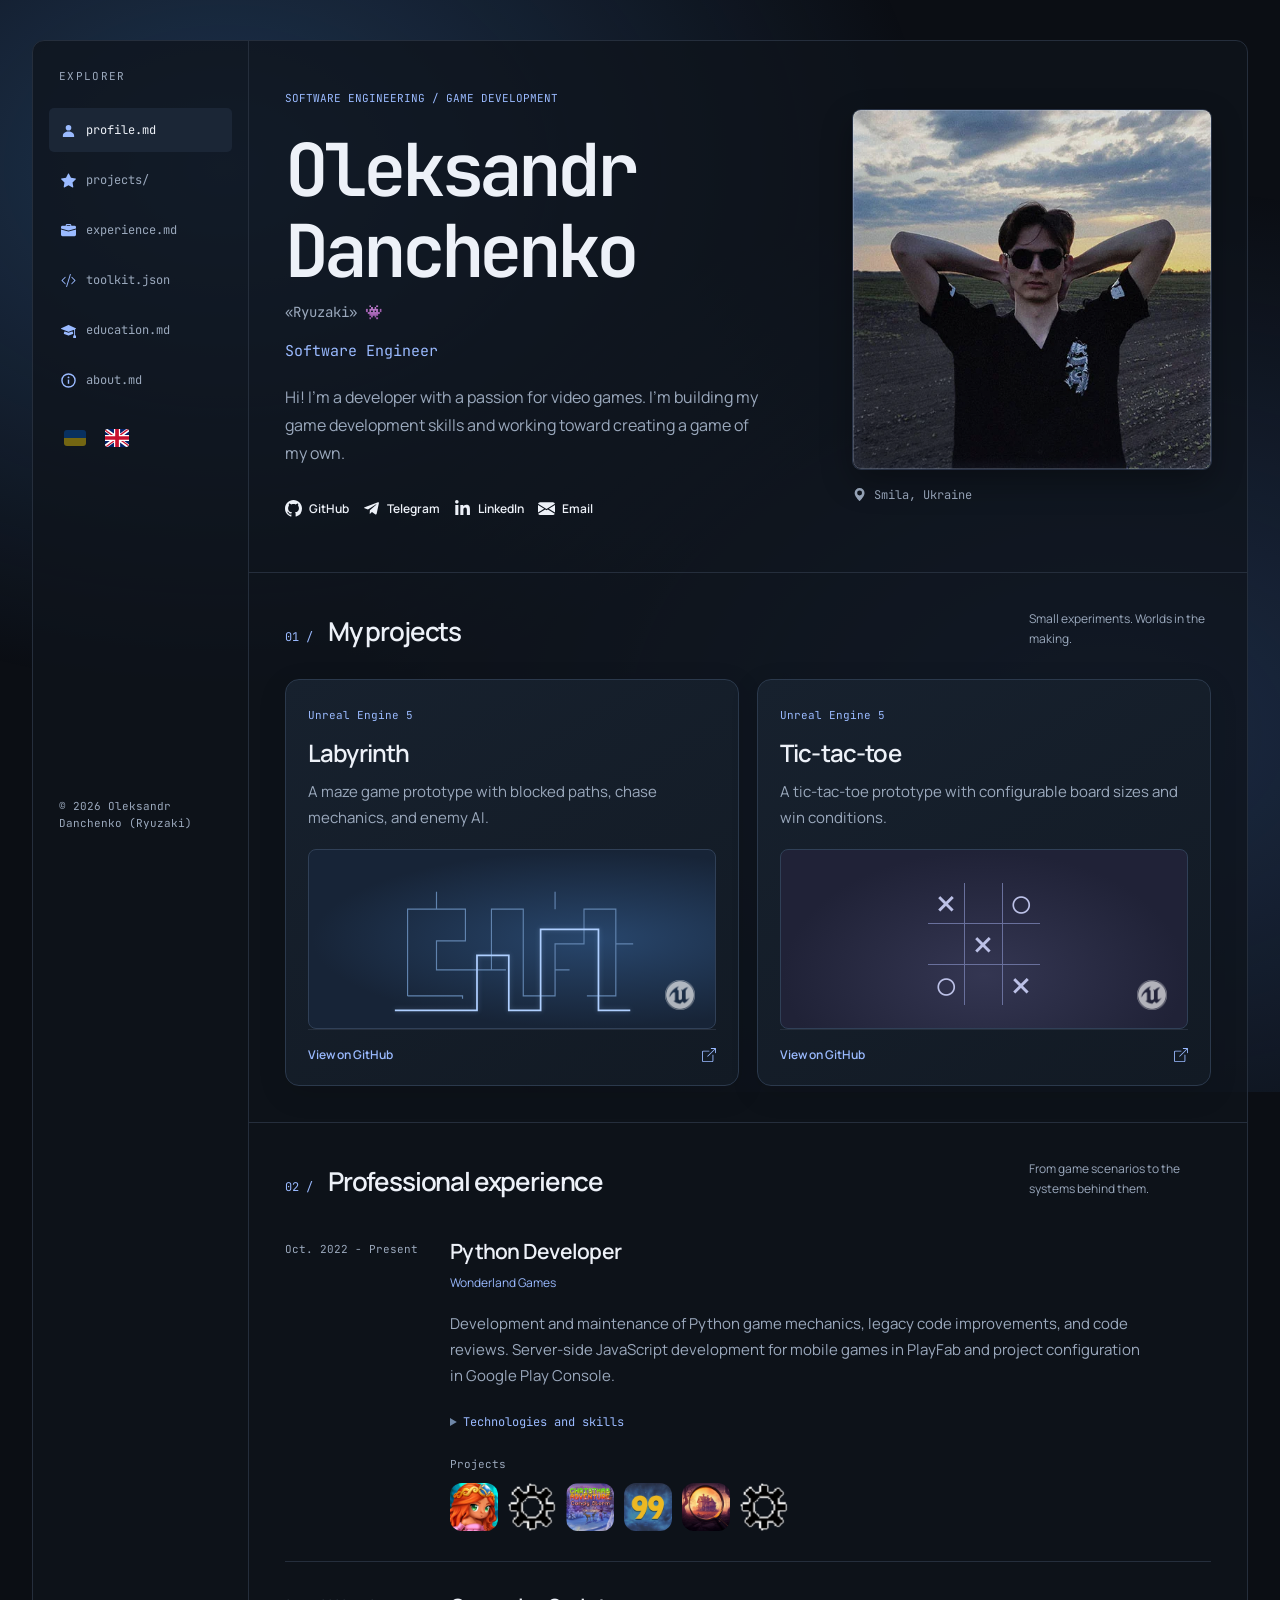
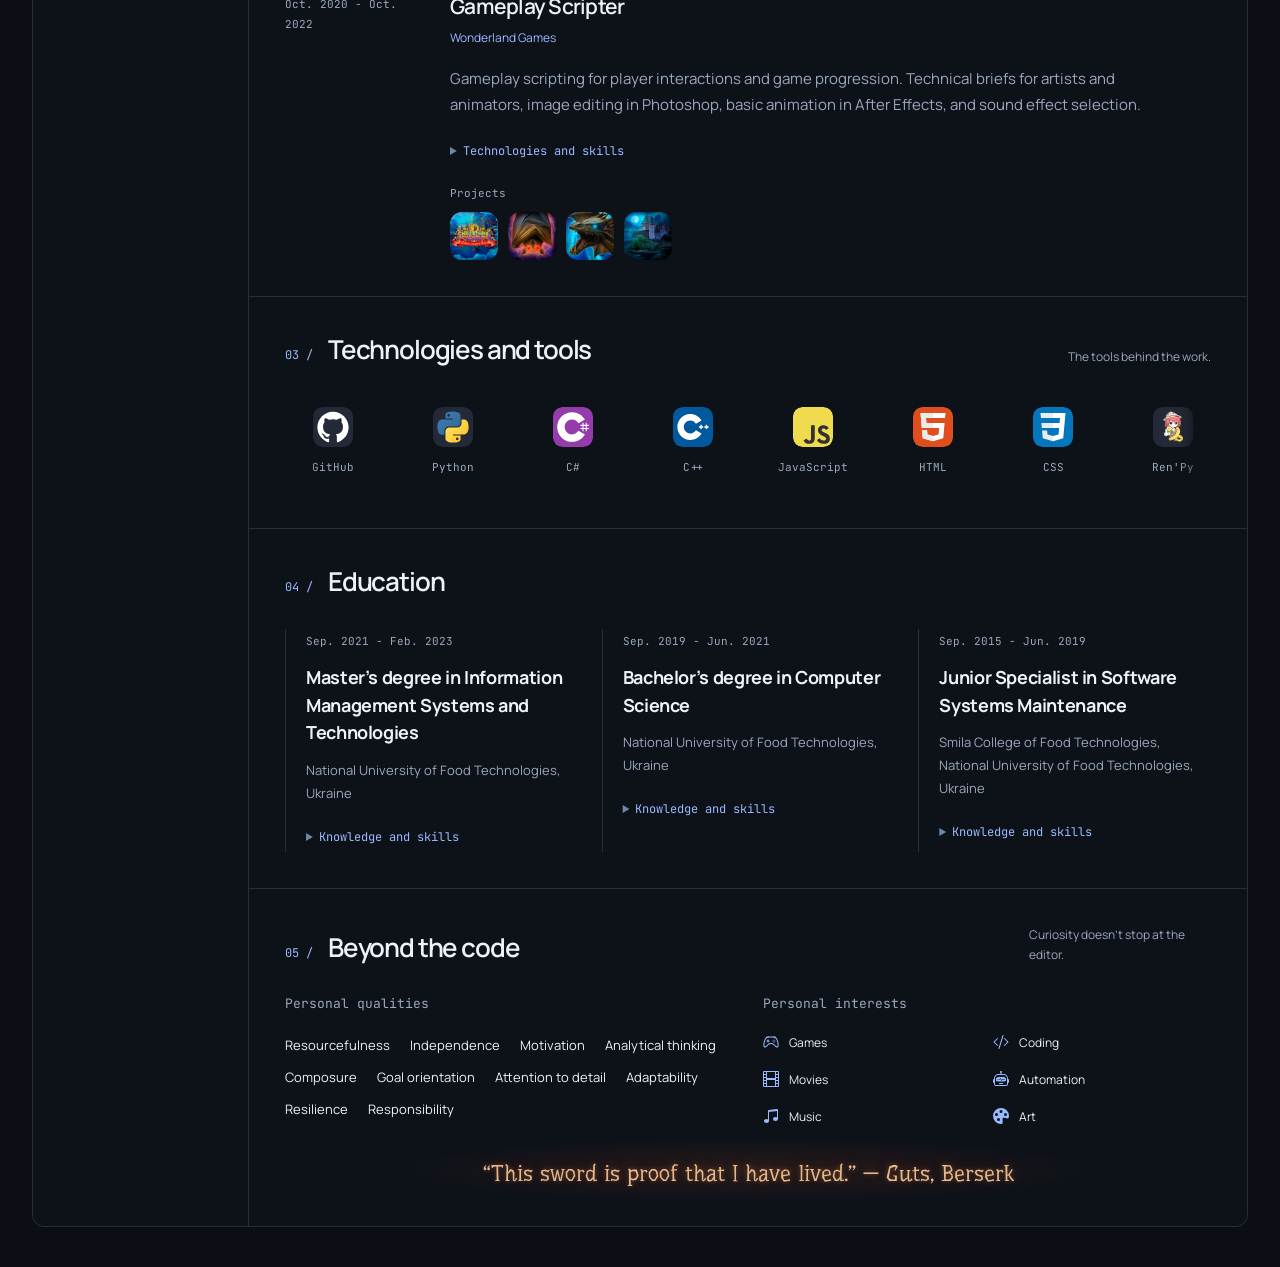
<file: index.html>
<!DOCTYPE html>
<html class="workspace-root" lang="en" prefix="og: https://ogp.me/ns#">
	<head>
		<meta charset="UTF-8">
		<script src="/res/scripts/localization.js"></script>
		<title data-i18n="page.title">Oleksandr Danchenko (Ryuzaki) — Software Engineer</title>
		<link rel="icon" type="image/png" href="/res/img/favicon.png">
		<meta name="viewport" content="width=device-width, initial-scale=1">
		<meta name="description" content="Portfolio of Oleksandr Danchenko (Ryuzaki), a software engineer and game developer working with Python, JavaScript, Unity, and Unreal Engine.">
		<meta name="robots" content="noindex, nofollow">
		<meta name="theme-color" content="#0b0e14">
		<link rel="canonical" href="https://ryuzak-i.github.io/">
		<meta property="og:type" content="website">
		<meta property="og:url" content="https://ryuzak-i.github.io/">
		<meta property="og:title" content="Oleksandr Danchenko (Ryuzaki) — Software Engineer">
		<meta property="og:description" content="Portfolio of Oleksandr Danchenko (Ryuzaki), a software engineer and game developer working with Python, JavaScript, Unity, and Unreal Engine.">
		<meta property="og:image" content="https://ryuzak-i.github.io/res/img/seo/portfolio-preview.png">
		<meta property="og:image:secure_url" content="https://ryuzak-i.github.io/res/img/seo/portfolio-preview.png">
		<meta property="og:image:type" content="image/png">
		<meta property="og:image:width" content="1200">
		<meta property="og:image:height" content="630">
		<meta property="og:image:alt" content="Oleksandr Danchenko — Software Engineer portfolio">
		<meta property="og:site_name" content="Ryuzaki Portfolio">
		<meta property="og:locale" content="en_US">
		<meta property="og:locale:alternate" content="uk_UA">
		<meta name="twitter:card" content="summary_large_image">
		<meta name="twitter:title" content="Oleksandr Danchenko (Ryuzaki) — Software Engineer">
		<meta name="twitter:description" content="Portfolio of Oleksandr Danchenko (Ryuzaki), a software engineer and game developer working with Python, JavaScript, Unity, and Unreal Engine.">
		<meta name="twitter:image" content="https://ryuzak-i.github.io/res/img/seo/portfolio-preview.png">
		<meta name="twitter:image:alt" content="Oleksandr Danchenko — Software Engineer portfolio">
		<link rel="preload" href="/config.json" as="fetch" crossorigin>
		<link rel="preload" href="/res/locales/en/translations.xml" as="fetch" type="application/xml" crossorigin>
		<link rel="preconnect" href="https://fonts.googleapis.com">
		<link rel="preconnect" href="https://fonts.gstatic.com" crossorigin>
		<link rel="stylesheet"
		href="https://fonts.googleapis.com/css2?family=JetBrains+Mono:wght@400;600&amp;family=Manrope:wght@400;500;600;700&amp;family=Underdog&amp;display=swap">
		<link rel="stylesheet" href="/style.css">
		<script src="/res/scripts/ambient-audio.js" defer></script>
		<script src="/res/scripts/site-interactions.js" defer></script>
		<script src="/res/scripts/technology-strip.js" defer></script>
	</head>
	<body class="portfolio-page theme-workspace" id="top">
		<a class="skip-link" href="#main-content">
			<span data-i18n="portfolio.skip">Skip to content</span>
		</a>
		<div class="portfolio-layout">
			<aside class="workspace-explorer" aria-labelledby="explorer-heading">
				<h2 id="explorer-heading" data-i18n="portfolio.explorer">Explorer</h2>
				<nav aria-label="Page navigation" data-i18n-label="portfolio.navigation">
					<a href="#profile">
						<svg class="icon" aria-hidden="true" focusable="false"><use href="/res/icons/site-icons.svg#profile"></use></svg>
						<span data-i18n="portfolio.file.profile">profile.md</span>
					</a>
					<a href="#projects">
						<svg class="icon" aria-hidden="true" focusable="false"><use href="/res/icons/site-icons.svg#projects"></use></svg>
						<span data-i18n="portfolio.file.projects">projects/</span>
					</a>
					<a href="#experience">
						<svg class="icon" aria-hidden="true" focusable="false"><use href="/res/icons/site-icons.svg#experience"></use></svg>
						<span data-i18n="portfolio.file.experience">experience.md</span>
					</a>
					<a href="#tools">
						<svg class="icon" aria-hidden="true" focusable="false"><use href="/res/icons/site-icons.svg#coding"></use></svg>
						<span data-i18n="portfolio.file.tools">toolkit.json</span>
					</a>
					<a href="#education">
						<svg class="icon" aria-hidden="true" focusable="false"><use href="/res/icons/site-icons.svg#education"></use></svg>
						<span data-i18n="portfolio.file.education">education.md</span>
					</a>
					<a href="#about">
						<svg class="icon" aria-hidden="true" focusable="false"><use href="/res/icons/site-icons.svg#about"></use></svg>
						<span data-i18n="portfolio.file.about">about.md</span>
					</a>
				</nav>
				<div class="language-switcher" role="group" aria-label="Вибір мови / Language selection">
					<button type="button" class="language-switcher-button" data-language="uk"
						aria-label="Українська" aria-pressed="false" title="Українська">
						<img src="/res/icons/flags/ua.svg" alt="" width="48" height="34" aria-hidden="true">
					</button>
					<button type="button" class="language-switcher-button" data-language="en"
						aria-label="English" aria-pressed="false" title="English">
						<img src="/res/icons/flags/gb.svg" alt="" width="48" height="34" aria-hidden="true">
					</button>
				</div>
				<p class="sidebar-copyright" data-i18n="portfolio.footer.copyright">© 2026 Oleksandr Danchenko (Ryuzaki)</p>
			</aside>
			<main id="main-content" tabindex="-1">
				<section class="hero" id="profile" aria-labelledby="profile-name">
					<div class="hero-heading">
						<p class="eyebrow" data-i18n="portfolio.hero.eyebrow">Software engineering / Game development</p>
						<h1 id="profile-name" data-i18n="profile.name">Oleksandr Danchenko</h1>
						<div class="hero-signature">
							<span data-i18n="profile.alias">«Ryuzaki» 👾</span>
						</div>
					</div>
					<figure class="hero-portrait">
						<div class="portrait-frame">
							<img src="/res/img/avatar.webp" srcset="/res/img/avatar-320.webp 320w, /res/img/avatar.webp 512w" sizes="(max-width: 700px) 82vw, 420px" alt="Oleksandr Danchenko" width="512" height="512" fetchpriority="high">
						</div>
						<figcaption>
							<svg class="icon" aria-hidden="true" focusable="false">
								<use href="/res/icons/site-icons.svg#location"></use>
							</svg>
							<span data-i18n="profile.location">Smila, Ukraine</span>
						</figcaption>
					</figure>
					<div class="hero-details">
						<p class="hero-role" data-i18n="profile.role">Software Engineer</p>
						<p class="hero-description" data-i18n="about.description">Hi! I'm a developer with a passion for video games. I'm building my game development skills and working toward creating a game of my own.</p>
						<nav class="contact-section" aria-labelledby="contact-heading">
							<h2 class="contact-heading visually-hidden" id="contact-heading" data-i18n="contact.heading">Contact me</h2>
							<div class="contact-links">
								<a class="contact-link contact-link--github" href="https://github.com/ryuzak-i" target="_blank"
							rel="noopener noreferrer" aria-label="GitHub">
									<svg class="icon" aria-hidden="true" focusable="false">
										<use href="/res/icons/site-icons.svg#github"></use>
									</svg>
									<span data-i18n="portfolio.tool.github">GitHub</span>
								</a>
								<a class="contact-link contact-link--telegram" href="https://t.me/ryu_zakl" target="_blank"
							rel="noopener noreferrer" aria-label="Telegram">
									<svg class="icon" aria-hidden="true" focusable="false">
										<use href="/res/icons/site-icons.svg#telegram"></use>
									</svg>
									<span data-i18n="portfolio.contact.telegram">Telegram</span>
								</a>
								<a class="contact-link contact-link--linkedin" href="https://www.linkedin.com/in/ryu-zaki/" target="_blank"
							rel="noopener noreferrer" aria-label="LinkedIn">
									<svg class="icon" aria-hidden="true" focusable="false">
										<use href="/res/icons/site-icons.svg#linkedin"></use>
									</svg>
									<span data-i18n="portfolio.contact.linkedin">LinkedIn</span>
								</a>
								<a class="contact-link contact-link--email"
							href="&#77;&#97;&#73;&#108;&#84;&#111;&#58;&#100;&#97;&#110;&#99;&#104;&#101;&#110;&#107;&#111;&#46;&#111;&#108;&#101;&#107;&#115;&#97;&#110;&#100;&#114;&#46;&#121;&#117;&#114;&#105;&#121;&#111;&#118;&#121;&#99;&#104;&#64;&#103;&#109;&#97;&#105;&#108;&#46;&#99;&#111;&#109;"
							aria-label="Email">
									<svg class="icon" aria-hidden="true" focusable="false">
										<use href="/res/icons/site-icons.svg#email"></use>
									</svg>
									<span data-i18n="portfolio.email">Email</span>
								</a>
							</div>
						</nav>
					</div>
				</section>
				<section class="content-section projects-section" id="projects" aria-labelledby="projects-heading">
					<div class="section-heading" data-reveal>
						<div class="section-title">
							<span class="section-index" aria-hidden="true">01 /</span>
							<h2 id="projects-heading" data-i18n="projects.heading">My projects</h2>
						</div>
						<p class="section-intro" data-i18n="portfolio.projects.intro">Small experiments. Worlds in the making.</p>
					</div>
					<div class="section-content project-grid">
						<article class="project-item" data-reveal>
							<a class="project-card" href="https://github.com/ryuzak-i/UE5_Labyrinth" target="_blank"
							rel="noopener noreferrer">
								<div class="project-details">
									<span class="project-technology" data-i18n="projects.labyrinth.technology">Unreal Engine 5</span>
									<h3 class="project-title" data-i18n="projects.labyrinth.title">Labyrinth</h3>
									<p class="project-description" data-i18n="projects.labyrinth.description">A maze game prototype with blocked paths, chase mechanics, and enemy AI.</p>
								</div>
								<div class="project-thumbnail project-thumbnail--maze">
									<svg class="maze-art" viewBox="0 0 420 240" fill="none" aria-hidden="true">
										<path d="M30 190V40H130V95H80V145H175V40H230V190H285V100H335V40H390V190H340M30 190H125V195M80 40V10M175 145H200M285 40V10M285 145H310M390 100H420"/>
										<path class="maze-route" d="M8 215H150V120H205V215H260V75H360V215H415"/>
										<path class="maze-route-trace" d="M8 215H150V120H205V215H260V75H360V215H415"/>
									</svg>
									<div class="engine-mark">
										<img src="/res/img/projects/placeholders/unreal-engine.webp" alt="" width="256"
									height="256" decoding="async">
									</div>
								</div>
								<span class="project-link-label">
									<span data-i18n="portfolio.source">View on GitHub</span>
									<svg class="icon" aria-hidden="true" focusable="false">
										<use href="/res/icons/site-icons.svg#external-link"></use>
									</svg>
								</span>
							</a>
						</article>
						<article class="project-item" data-reveal>
							<a class="project-card" href="https://github.com/ryuzak-i/UE5_TicTacToe" target="_blank"
							rel="noopener noreferrer">
								<div class="project-details">
									<span class="project-technology" data-i18n="projects.ticTacToe.technology">Unreal Engine 5</span>
									<h3 class="project-title" data-i18n="projects.ticTacToe.title">Tic-tac-toe</h3>
									<p class="project-description" data-i18n="projects.ticTacToe.description">A tic-tac-toe prototype with configurable board sizes and win conditions.</p>
								</div>
								<div class="project-thumbnail project-thumbnail--board">
									<div class="board-art" aria-hidden="true">
										<i>×</i>
										<i></i>
										<i>○</i>
										<i></i>
										<i>×</i>
										<i></i>
										<i>○</i>
										<i></i>
										<i>×</i>
									</div>
									<div class="engine-mark">
										<img src="/res/img/projects/placeholders/unreal-engine.webp" alt="" width="256"
									height="256" loading="lazy" decoding="async">
									</div>
								</div>
								<span class="project-link-label">
									<span data-i18n="portfolio.source">View on GitHub</span>
									<svg class="icon" aria-hidden="true" focusable="false">
										<use href="/res/icons/site-icons.svg#external-link"></use>
									</svg>
								</span>
							</a>
						</article>
					</div>
				</section>
				<section class="content-section experience-section" id="experience" aria-labelledby="experience-heading">
					<div class="section-heading" data-reveal>
						<div class="section-title">
							<span class="section-index" aria-hidden="true">02 /</span>
							<h2 id="experience-heading" data-i18n="experience.heading">Professional experience</h2>
						</div>
						<p class="section-intro" data-i18n="portfolio.experience.intro">From game scenarios to the systems behind them.</p>
					</div>
					<div class="section-content">
						<article class="timeline-entry" data-reveal>
							<p class="entry-period" data-i18n="experience.pythonDeveloper.period">Oct. 2022 - Present</p>
							<div class="experience-body">
								<h3 data-i18n="experience.pythonDeveloper.role">Python Developer</h3>
								<a href="https://www.wonderland-games.com/" target="_blank" rel="noopener noreferrer">
									<p data-i18n="experience.pythonDeveloper.company">Wonderland Games</p>
								</a>
								<p class="timeline-description" data-i18n="experience.pythonDeveloper.description">Development and maintenance of Python game mechanics, legacy code improvements, and code reviews. Server-side JavaScript development for mobile games in PlayFab and project configuration in Google Play Console.</p>
								<details class="entry-skills">
									<summary data-i18n="experience.pythonDeveloper.skillsHeading">Technologies and skills</summary>
									<ul class="skill-list">
										<li data-i18n="experience.pythonDeveloper.skills.python">Python</li>
										<li data-i18n="experience.pythonDeveloper.skills.pyCharm">PyCharm</li>
										<li data-i18n="experience.pythonDeveloper.skills.javascript">JavaScript</li>
										<li data-i18n="experience.pythonDeveloper.skills.github">GitHub</li>
										<li data-i18n="experience.pythonDeveloper.skills.gitLfs">Git LFS</li>
										<li data-i18n="experience.pythonDeveloper.skills.fork">Fork</li>
										<li data-i18n="experience.pythonDeveloper.skills.unity">Unity</li>
										<li data-i18n="experience.pythonDeveloper.skills.legacyCode">Legacy code</li>
										<li data-i18n="experience.pythonDeveloper.skills.mvc">MVC</li>
										<li data-i18n="experience.pythonDeveloper.skills.api">API</li>
										<li data-i18n="experience.pythonDeveloper.skills.localization">Localization</li>
										<li data-i18n="experience.pythonDeveloper.skills.uiProgramming">UI programming</li>
										<li data-i18n="experience.pythonDeveloper.skills.codeReview">Code review</li>
										<li data-i18n="experience.pythonDeveloper.skills.playFab">PlayFab</li>
										<li data-i18n="experience.pythonDeveloper.skills.chatGpt">ChatGPT</li>
										<li data-i18n="experience.pythonDeveloper.skills.midjourney">Midjourney</li>
										<li data-i18n="experience.pythonDeveloper.skills.gameMechanics">Game mechanics</li>
										<li data-i18n="experience.pythonDeveloper.skills.gameDevelopment">Game development</li>
										<li data-i18n="experience.pythonDeveloper.skills.googlePlayConsole">Google Play Console</li>
										<li data-i18n="experience.pythonDeveloper.skills.codex">Codex</li>
										<li data-i18n="experience.pythonDeveloper.skills.visualStudioCode">Visual Studio Code</li>
									</ul>
								</details>
								<p class="timeline-subheading" data-i18n="experience.pythonDeveloper.projectsHeading">Projects</p>
								<ul class="experience-project-list">
									<li>
										<a href="https://www.wonderland-games.com/projects/the-dungeon-chronicles/"
									target="_blank" rel="noopener noreferrer">
											<img src="/res/img/projects/wonderland-games/the-dungeon-chronicles.webp"
										alt="The Dungeon Chronicles" width="256" height="256" loading="lazy" decoding="async">
										</a>
									</li>
									<li>
										<img src="/res/img/projects/wonderland-games/mengine.webp" alt="Camelot 3"
									width="256" height="256" loading="lazy" decoding="async">
									</li>
									<li>
										<a href="https://www.wonderland-games.com/projects/christmas-adventure-candy-storm/"
									target="_blank" rel="noopener noreferrer">
											<img src="/res/img/projects/wonderland-games/christmas-adventure-candy-storm.webp"
										alt="Christmas Adventure: Candy Storm" width="256" height="256" loading="lazy" decoding="async">
										</a>
									</li>
									<li>
										<a href="https://www.wonderland-games.com/projects/numberphile/" target="_blank"
									rel="noopener noreferrer">
											<img src="/res/img/projects/wonderland-games/numberphile.webp"
										alt="Numberphile" width="256" height="256" loading="lazy" decoding="async">
										</a>
									</li>
									<li>
										<a href="https://www.wonderland-games.com/projects/the-wisbey-mystery/" target="_blank"
									rel="noopener noreferrer">
											<img src="/res/img/projects/wonderland-games/the-wisbey-mystery.webp"
										alt="The Wisbey Mystery" width="256" height="256" loading="lazy" decoding="async">
										</a>
									</li>
									<li>
										<img src="/res/img/projects/wonderland-games/mengine.webp" alt="Marjorie"
									width="256" height="256" loading="lazy" decoding="async">
									</li>
								</ul>
							</div>
						</article>
						<article class="timeline-entry" data-reveal>
							<p class="entry-period" data-i18n="experience.gameplayScripter.period">Oct. 2020 - Oct. 2022</p>
							<div class="experience-body">
								<h3 data-i18n="experience.gameplayScripter.role">Gameplay Scripter</h3>
								<a href="https://www.wonderland-games.com/" target="_blank" rel="noopener noreferrer">
									<p data-i18n="experience.gameplayScripter.company">Wonderland Games</p>
								</a>
								<p class="timeline-description" data-i18n="experience.gameplayScripter.description">Gameplay scripting for player interactions and game progression. Technical briefs for artists and animators, image editing in Photoshop, basic animation in After Effects, and sound effect selection.</p>
								<details class="entry-skills">
									<summary data-i18n="experience.gameplayScripter.skillsHeading">Technologies and skills</summary>
									<ul class="skill-list">
										<li data-i18n="experience.gameplayScripter.skills.svn">SVN</li>
										<li data-i18n="experience.gameplayScripter.skills.scenarioScripting">Scenario scripting</li>
										<li data-i18n="experience.gameplayScripter.skills.trello">Trello</li>
										<li data-i18n="experience.gameplayScripter.skills.jira">Jira</li>
										<li data-i18n="experience.gameplayScripter.skills.confluence">Confluence</li>
										<li data-i18n="experience.gameplayScripter.skills.jenkins">Jenkins</li>
										<li data-i18n="experience.gameplayScripter.skills.particles">Particles</li>
										<li data-i18n="experience.gameplayScripter.skills.afterEffects">After Effects</li>
										<li data-i18n="experience.gameplayScripter.skills.mediaEncoder">Media Encoder</li>
										<li data-i18n="experience.gameplayScripter.skills.sfx">SFX</li>
										<li data-i18n="experience.gameplayScripter.skills.notepadPlusPlus">Notepad++</li>
										<li data-i18n="experience.gameplayScripter.skills.manualTesting">Manual testing</li>
										<li data-i18n="experience.gameplayScripter.skills.teamLeadership">Team leadership</li>
									</ul>
								</details>
								<p class="timeline-subheading" data-i18n="experience.gameplayScripter.projectsHeading">Projects</p>
								<ul class="experience-project-list">
									<li>
										<a href="https://www.wonderland-games.com/projects/christmas-adventures-a-winter-nights-dream/"
									target="_blank" rel="noopener noreferrer">
											<img src="/res/img/projects/wonderland-games/christmas-adventures-winter-nights-dream.webp"
										alt="Christmas Adventures: A Winter Night’s Dream" width="256" height="256" loading="lazy" decoding="async">
										</a>
									</li>
									<li>
										<a href="https://www.wonderland-games.com/projects/pride-and-prejudice-blood-ties/"
									target="_blank" rel="noopener noreferrer">
											<img src="/res/img/projects/wonderland-games/pride-and-prejudice-blood-ties.webp"
										alt="Pride and Prejudice: Blood Ties" width="256" height="256" loading="lazy" decoding="async">
										</a>
									</li>
									<li>
										<a href="https://www.wonderland-games.com/projects/camelot/" target="_blank"
									rel="noopener noreferrer">
											<img src="/res/img/projects/wonderland-games/camelot-wrath-of-the-green-knight.webp"
										alt="Camelot: Wrath of the Green Knight" width="256" height="256" loading="lazy" decoding="async">
										</a>
									</li>
									<li>
										<a href="https://www.wonderland-games.com/projects/camelot-2-the-holy-grail/"
									target="_blank" rel="noopener noreferrer">
											<img src="/res/img/projects/wonderland-games/camelot-2-the-holy-grail.webp"
										alt="Camelot 2: The Holy Grail" width="256" height="256" loading="lazy" decoding="async">
										</a>
									</li>
								</ul>
							</div>
						</article>
					</div>
				</section>
				<section class="content-section technologies-section" id="tools">
					<div class="section-heading" data-reveal>
						<div class="section-title">
							<span class="section-index" aria-hidden="true">03 /</span>
							<h2 id="technologies-heading" data-i18n="technologies.heading">Technologies and tools</h2>
						</div>
						<p class="section-intro" data-i18n="portfolio.tools.intro">The tools behind the work.</p>
					</div>
					<div class="technology-strip" data-technology-strip data-reveal>
						<div class="technology-strip-viewport" role="region" aria-labelledby="technologies-heading" tabindex="0">
							<div class="technology-strip-track">
		<ul class="technology-list">
								<li>
									<img src="/res/icons/technologies/github.svg" alt="" width="44" height="44" loading="lazy">
									<span data-i18n="portfolio.tool.github">GitHub</span>
								</li>
								<li>
									<img src="/res/icons/technologies/python.svg" alt="" width="44" height="44" loading="lazy">
									<span data-i18n="portfolio.tool.python">Python</span>
								</li>
								<li>
									<img src="/res/icons/technologies/csharp.svg" alt="" width="44" height="44" loading="lazy">
									<span data-i18n="portfolio.tool.csharp">C#</span>
								</li>
								<li>
									<img src="/res/icons/technologies/cpp.svg" alt="" width="44" height="44" loading="lazy">
									<span data-i18n="portfolio.tool.cpp">C++</span>
								</li>
								<li>
									<img src="/res/icons/technologies/javascript.svg" alt="" width="44" height="44" loading="lazy">
									<span data-i18n="portfolio.tool.javascript">JavaScript</span>
								</li>
								<li>
									<img src="/res/icons/technologies/html.svg" alt="" width="44" height="44" loading="lazy">
									<span data-i18n="portfolio.tool.html">HTML</span>
								</li>
								<li>
									<img src="/res/icons/technologies/css.svg" alt="" width="44" height="44" loading="lazy">
									<span data-i18n="portfolio.tool.css">CSS</span>
								</li>
								<li>
									<img src="/res/icons/technologies/renpy.svg" alt="" width="44" height="44" loading="lazy">
									<span data-i18n="portfolio.tool.renpy">Ren'Py</span>
								</li>
								<li>
									<img src="/res/icons/technologies/unreal-engine.svg" alt="" width="44" height="44" loading="lazy">
									<span data-i18n="portfolio.tool.unreal-engine">Unreal Engine</span>
								</li>
								<li>
									<img src="/res/icons/technologies/unity.svg" alt="" width="44" height="44" loading="lazy">
									<span data-i18n="portfolio.tool.unity">Unity</span>
								</li>
								<li>
									<img src="/res/icons/technologies/pycharm.svg" alt="" width="44" height="44" loading="lazy">
									<span data-i18n="portfolio.tool.pycharm">PyCharm</span>
								</li>
								<li>
									<img src="/res/icons/technologies/visual-studio.svg" alt="" width="44" height="44" loading="lazy">
									<span data-i18n="portfolio.tool.visual-studio">Visual Studio</span>
								</li>
								<li>
									<img src="/res/icons/technologies/vscode.svg" alt="" width="44" height="44" loading="lazy">
									<span data-i18n="portfolio.tool.vscode">Visual Studio Code</span>
								</li>
								<li>
									<img src="/res/icons/technologies/photoshop.svg" alt="" width="44" height="44" loading="lazy">
									<span data-i18n="portfolio.tool.photoshop">Photoshop</span>
								</li>
								<li>
									<img src="/res/icons/technologies/after-effects.svg" alt="" width="44" height="44" loading="lazy">
									<span data-i18n="portfolio.tool.after-effects">After Effects</span>
								</li>
								<li>
									<img src="/res/icons/technologies/windows.svg" alt="" width="44" height="44" loading="lazy">
									<span data-i18n="portfolio.tool.windows">Windows</span>
								</li>
							</ul>
							</div>
						</div>
					</div>
				</section>
				<section class="content-section education-section" id="education" aria-labelledby="education-heading">
					<div class="section-heading" data-reveal>
						<div class="section-title">
							<span class="section-index" aria-hidden="true">04 /</span>
							<h2 id="education-heading" data-i18n="education.heading">Education</h2>
						</div>
					</div>
					<div class="section-content">
						<article class="education-entry" data-reveal>
							<p class="entry-period" data-i18n="education.master.period">Sep. 2021 - Feb. 2023</p>
							<h3 data-i18n="education.master.degree">Master’s degree in Information Management Systems and Technologies</h3>
							<a href="https://nuft.edu.ua/" target="_blank" rel="noopener noreferrer">
								<p data-i18n="education.master.institution">National University of Food Technologies, Ukraine</p>
							</a>
							<details class="entry-skills">
								<summary data-i18n="education.master.skillsHeading">Knowledge and skills</summary>
								<ul class="skill-list">
									<li data-i18n="education.master.skills.clientServer">Client–server architecture</li>
									<li data-i18n="education.master.skills.cloudTechnologies">Cloud technologies</li>
									<li data-i18n="education.master.skills.innovativeProjects">Innovative projects</li>
									<li data-i18n="education.master.skills.systemsModeling">Systems modeling</li>
									<li data-i18n="education.master.skills.businessProcesses">Business processes</li>
									<li data-i18n="education.master.skills.teamBuilding">Team building</li>
									<li data-i18n="education.master.skills.professionalCommunication">Professional communication</li>
								</ul>
							</details>
						</article>
						<article class="education-entry" data-reveal>
							<p class="entry-period" data-i18n="education.bachelor.period">Sep. 2019 - Jun. 2021</p>
							<h3 data-i18n="education.bachelor.degree">Bachelor’s degree in Computer Science</h3>
							<a href="https://nuft.edu.ua/" target="_blank" rel="noopener noreferrer">
								<p data-i18n="education.bachelor.institution">National University of Food Technologies, Ukraine</p>
							</a>
							<details class="entry-skills">
								<summary data-i18n="education.bachelor.skillsHeading">Knowledge and skills</summary>
								<ul class="skill-list">
									<li data-i18n="education.bachelor.skills.csharp">C#</li>
									<li data-i18n="education.bachelor.skills.css">CSS</li>
									<li data-i18n="education.bachelor.skills.visualStudio">Visual Studio</li>
									<li data-i18n="education.bachelor.skills.projectManagement">Project management</li>
									<li data-i18n="education.bachelor.skills.crossPlatformProgramming">Cross-platform programming</li>
									<li data-i18n="education.bachelor.skills.arduino">Arduino</li>
									<li data-i18n="education.bachelor.skills.parallelComputing">Parallel computing</li>
									<li data-i18n="education.bachelor.skills.informationSystems">Information systems</li>
									<li data-i18n="education.bachelor.skills.webTechnologies">Web technologies</li>
								</ul>
							</details>
						</article>
						<article class="education-entry" data-reveal>
							<p class="entry-period" data-i18n="education.juniorSpecialist.period">Sep. 2015 - Jun. 2019</p>
							<h3 data-i18n="education.juniorSpecialist.degree">Junior Specialist in Software Systems Maintenance</h3>
							<a href="https://www.stxt.com.ua/" target="_blank" rel="noopener noreferrer">
								<p data-i18n="education.juniorSpecialist.institution">Smila College of Food Technologies, National University of Food Technologies, Ukraine</p>
							</a>
							<details class="entry-skills">
								<summary data-i18n="education.juniorSpecialist.skillsHeading">Knowledge and skills</summary>
								<ul class="skill-list">
									<li data-i18n="education.juniorSpecialist.skills.oop">OOP</li>
									<li data-i18n="education.juniorSpecialist.skills.pascal">Pascal</li>
									<li data-i18n="education.juniorSpecialist.skills.c">C</li>
									<li data-i18n="education.juniorSpecialist.skills.cpp">C++</li>
									<li data-i18n="education.juniorSpecialist.skills.sql">SQL</li>
									<li data-i18n="education.juniorSpecialist.skills.html">HTML</li>
									<li data-i18n="education.juniorSpecialist.skills.delphi">Delphi</li>
									<li data-i18n="education.juniorSpecialist.skills.windows">Windows</li>
									<li data-i18n="education.juniorSpecialist.skills.linux">Linux</li>
									<li data-i18n="education.juniorSpecialist.skills.virtualBox">VirtualBox</li>
									<li data-i18n="education.juniorSpecialist.skills.algorithmization">Algorithm design</li>
									<li data-i18n="education.juniorSpecialist.skills.photoshop">Photoshop</li>
									<li data-i18n="education.juniorSpecialist.skills.flash">Flash</li>
									<li data-i18n="education.juniorSpecialist.skills.word">Word</li>
									<li data-i18n="education.juniorSpecialist.skills.excel">Excel</li>
									<li data-i18n="education.juniorSpecialist.skills.access">Access</li>
									<li data-i18n="education.juniorSpecialist.skills.corelDraw">CorelDraw</li>
								</ul>
							</details>
						</article>
					</div>
				</section>
				<section class="content-section personal-content" id="about" aria-labelledby="personal-heading">
					<div class="section-heading" data-reveal>
						<div class="section-title">
							<span class="section-index" aria-hidden="true">05 /</span>
							<h2 id="personal-heading" data-i18n="portfolio.personal.heading">Beyond the code</h2>
						</div>
						<p class="section-intro" data-i18n="portfolio.personal.intro">Curiosity doesn't stop at the editor.</p>
					</div>
					<div class="personal-grid" data-reveal>
						<section class="personal-section qualities-section">
							<h3 class="sidebar-section-heading" data-i18n="qualities.heading">Personal qualities</h3>
							<ul class="quality-list">
								<li data-i18n="qualities.resourcefulness">Resourcefulness</li>
								<li data-i18n="qualities.independence">Independence</li>
								<li data-i18n="qualities.motivation">Motivation</li>
								<li data-i18n="qualities.analyticalThinking">Analytical thinking</li>
								<li data-i18n="qualities.composure">Composure</li>
								<li data-i18n="qualities.goalOrientation">Goal orientation</li>
								<li data-i18n="qualities.attentionToDetail">Attention to detail</li>
								<li data-i18n="qualities.adaptability">Adaptability</li>
								<li data-i18n="qualities.resilience">Resilience</li>
								<li data-i18n="qualities.responsibility">Responsibility</li>
							</ul>
						</section>
						<section class="personal-section interests-section">
							<h3 class="sidebar-section-heading" data-i18n="interests.heading">Personal interests</h3>
							<ul class="interest-list">
								<li>
									<svg class="icon" aria-hidden="true" focusable="false">
										<use href="/res/icons/site-icons.svg#games"></use>
									</svg>
									<span data-i18n="interests.games">Games</span>
								</li>
								<li>
									<svg class="icon" aria-hidden="true" focusable="false">
										<use href="/res/icons/site-icons.svg#coding"></use>
									</svg>
									<span data-i18n="interests.coding">Coding</span>
								</li>
								<li>
									<svg class="icon" aria-hidden="true" focusable="false">
										<use href="/res/icons/site-icons.svg#movies"></use>
									</svg>
									<span data-i18n="interests.movies">Movies</span>
								</li>
								<li>
									<svg class="icon" aria-hidden="true" focusable="false">
										<use href="/res/icons/site-icons.svg#automation"></use>
									</svg>
									<span data-i18n="interests.automation">Automation</span>
								</li>
								<li>
									<svg class="icon" aria-hidden="true" focusable="false">
										<use href="/res/icons/site-icons.svg#music"></use>
									</svg>
									<span data-i18n="interests.music">Music</span>
								</li>
								<li>
									<svg class="icon" aria-hidden="true" focusable="false">
										<use href="/res/icons/site-icons.svg#art"></use>
									</svg>
									<span data-i18n="interests.art">Art</span>
								</li>
							</ul>
						</section>
						</div>
						<section class="quote-interlude" aria-label="Quote" data-i18n-label="portfolio.quote" data-reveal>
							<blockquote class="quote-card">
								<button type="button" class="quote-audio-toggle" id="ambient-audio-toggle" aria-pressed="false">
									<span data-i18n="about.quote">“This sword is proof that I have lived.” — Guts, Berserk</span>
								</button>
							</blockquote>
							<audio id="ambient-audio" preload="none" loop>
								<source src="/res/audio/ambient.ogg" type="audio/ogg">
							</audio>
						</section>
				</section>
			</main>
			<footer class="mobile-footer">
				<p data-i18n="portfolio.footer.copyright">© 2026 Oleksandr Danchenko (Ryuzaki)</p>
			</footer>
		</div>
	</body>
</html>
</file>
<file: style.css>
:root {
    color-scheme: dark;
    --page: #0d1118;
    --surface: #141b26;
    --ink: #edf1f8;
    --muted: #9ba9bd;
    --accent: #9abaff;
    --line: #2a3546;
    --mono: "JetBrains Mono", "Cascadia Code", "SFMono-Regular", Consolas, monospace;
    --ease: cubic-bezier(0.2, 0.8, 0.2, 1);
    font-family: "Manrope", "Segoe UI", sans-serif;
    background: var(--page);
    color: var(--ink);
    scroll-behavior: smooth;
    scrollbar-color: #466b9f var(--page);
}

html.is-localizing body { visibility: hidden; }
html.is-localizing .hero-heading > *,
html.is-localizing .hero-details > *,
html.is-localizing .hero-portrait,
html.is-localizing .portrait-frame::before { animation-play-state: paused; }
html.use-fallback-fonts {
    --mono: "Cascadia Code", "SFMono-Regular", Consolas, monospace;
    font-family: "Segoe UI", sans-serif;
}
html.use-fallback-fonts .quote-audio-toggle { font-family: Georgia, serif; }

* { box-sizing: border-box; }
body { margin: 0; padding: 0 32px 100px; cursor: var(--cursor-default, auto); }
button, a { -webkit-tap-highlight-color: transparent; }
button { font: inherit; }
a { color: inherit; text-decoration: none; cursor: var(--cursor-pointer, pointer); }
button { cursor: var(--cursor-pointer, pointer); }
button:disabled { cursor: var(--cursor-unavailable, not-allowed); }
img { display: block; max-width: 100%; }
p { line-height: 1.75; }
button:focus-visible, a:focus-visible, summary:focus-visible { outline: 2px solid var(--accent); outline-offset: 5px; }
main:focus { outline: none; }
[id] { scroll-margin-top: 105px; }
.icon { width: 1.1em; height: 1.1em; flex-shrink: 0; fill: currentColor; vertical-align: middle; }
.visually-hidden { position: absolute; width: 1px; height: 1px; padding: 0; margin: -1px; overflow: hidden; clip-path: inset(50%); white-space: nowrap; }
.skip-link { position: fixed; top: 12px; left: 12px; z-index: 20; padding: 12px 18px; background: var(--accent); color: var(--page); transform: translateY(-160%); }
.skip-link:focus { transform: none; }

@media (any-hover: hover) and (any-pointer: fine) and (forced-colors: none) {
    :root {
        --cursor-default: url("/res/icons/cursors/arrow.svg") 2 2, default;
        --cursor-pointer: url("/res/icons/cursors/pointer.svg") 9 2, pointer;
        --cursor-unavailable: url("/res/icons/cursors/unavailable.svg") 2 2, not-allowed;
        --cursor-quote: url("/res/icons/cursors/sword.svg") 3 3, pointer;
    }
}

/* Shared page styles */
.language-switcher { display: flex; align-items: center; gap: 10px; padding-left: 24px; border-left: 1px solid var(--line); }
.language-switcher-button { display: grid; place-items: center; width: 32px; height: 32px; padding: 5px; border: 0; background: transparent; opacity: 0.42; transform-origin: center; transition: opacity 300ms var(--ease), transform 300ms var(--ease); }
.language-switcher-button img { width: 22px; height: 16px; object-fit: cover; border-radius: 3px; }
.language-switcher-button.is-selected { opacity: 1; transform: scale(1.12); }
.language-switcher-button:hover { opacity: 1; }
.language-switcher-button:disabled { cursor: wait; }
.portfolio-layout { max-width: 1180px; margin: auto; }
main { min-width: 0; }

/* Identity and portrait */
.hero { display: grid; grid-template-columns: 1.25fr 0.85fr; grid-template-areas: "heading portrait" "details portrait"; align-content: center; align-items: center; gap: clamp(40px, 7vw, 110px); row-gap: 0; padding: 74px 0 90px; }
.hero-heading { grid-area: heading; align-self: end; min-width: 0; }
.hero-details { grid-area: details; align-self: start; min-width: 0; }
.eyebrow { color: var(--accent); font: 11px/1.7 var(--mono); text-transform: uppercase; letter-spacing: 0.1em; margin: 0 0 22px; }
h1 { font-size: clamp(44px, 5.5vw, 76px); line-height: 1.07; letter-spacing: -0.065em; font-weight: 700; max-width: 11ch; margin: 0; }
.hero-role { margin: 22px 0 0; color: var(--accent); font: 16px/1.6 var(--mono); }
.hero-description { margin: 20px 0 26px; color: var(--muted); font-size: 16px; max-width: 48ch; }
.contact-links { display: flex; flex-wrap: wrap; gap: 10px 18px; }
.contact-link { display: inline-flex; align-items: center; gap: 7px; padding: 7px 0; font-size: 12px; font-weight: 600; transition: color 300ms var(--ease); }
.contact-link .icon { width: 17px; height: 17px; }
.contact-link:hover { color: var(--accent); }
.hero-signature { display: flex; align-items: center; gap: 12px; margin-top: 30px; font: 11px var(--mono); color: var(--muted); }
.hero-signature > span:first-child { color: var(--accent); font-size: 20px; }
.hero-portrait { grid-area: portrait; align-self: center; position: relative; margin: 0 14px 0 0; }
.portrait-frame { position: relative; overflow: hidden; border-radius: 10px; background: var(--surface); aspect-ratio: 1 / 1.08; }
.portrait-frame img { width: 100%; height: 100%; object-fit: cover; object-position: 50% 40%; }
.portrait-frame::after { content: ""; position: absolute; inset: 55% 0 0; background: linear-gradient(transparent, #0d111855); pointer-events: none; }
.hero-portrait figcaption { display: flex; align-items: center; gap: 8px; padding-top: 18px; color: var(--muted); font: 11px var(--mono); }

/* A calm first impression: each part settles into place without shifting layout. */
@keyframes hero-enter {
    from { opacity: 0; transform: translateY(16px); }
    to { opacity: 1; transform: translateY(0); }
}
@keyframes hero-title-enter {
    from { transform: translateY(10px); }
    to { transform: translateY(0); }
}
@keyframes hero-photo-enter {
    from { transform: translateY(12px); }
    to { transform: none; }
}

.hero-heading > .eyebrow,
.hero-heading > h1,
.hero-heading > .hero-signature,
.hero-details > .hero-role,
.hero-details > .hero-description,
.hero-details > .contact-section,
.hero-portrait {
    animation: hero-enter 760ms var(--ease) both;
}
.hero-heading > h1 { animation-name: hero-title-enter; animation-delay: 90ms; }
.hero-heading > .hero-signature { animation-delay: 170ms; }
.hero-details > .hero-role { animation-delay: 220ms; }
.hero-details > .hero-description { animation-delay: 300ms; }
.hero-details > .contact-section { animation-delay: 390ms; }
.hero-portrait { animation-name: hero-photo-enter; animation-delay: 210ms; }

/* A consistent rhythm, without wrapping every section in a card. */
.content-section { border-top: 1px solid var(--line); padding: 48px 0 64px; }
.section-heading { display: flex; align-items: end; justify-content: space-between; gap: 24px; margin-bottom: 30px; }
.section-title { display: flex; align-items: baseline; gap: 15px; }
.section-index { color: var(--accent); font: 11px var(--mono); white-space: nowrap; }
.section-title h2 { margin: 0; font-size: 28px; line-height: 1.3; font-weight: 600; letter-spacing: -0.045em; }
.section-intro { max-width: 32ch; margin: 0; color: var(--muted); font-size: 11px; line-height: 1.65; }

/* Engine marks and abstract artwork intentionally stand in for screenshots. */
.project-grid { display: grid; grid-template-columns: 1fr 1fr; gap: 24px; }
.project-item { min-width: 0; }
.project-card { display: block; height: 100%; background: var(--surface); border: 1px solid var(--line); border-radius: 12px; overflow: hidden; transition: border-color 220ms; }
.project-card:hover { border-color: #6887b7; }
.project-thumbnail { position: relative; height: 250px; overflow: hidden; border-bottom: 1px solid var(--line); background: #17253a; }
.project-thumbnail--maze { background: radial-gradient(ellipse at 70% 50%, #28466c, #172437 70%); }
.project-thumbnail--board { background: radial-gradient(ellipse at 50% 70%, #343652, #202237 70%); }
.engine-mark { position: absolute; right: 20px; bottom: 18px; width: 30px; height: 30px; }
.engine-mark img { width: 100%; height: 100%; filter: brightness(0) invert(1); opacity: 0.65; }
.maze-art { position: absolute; width: 90%; height: 78%; left: 5%; top: 20%; stroke: #6083ae; stroke-width: 2; }
.maze-route { stroke: #afcfff; stroke-width: 3; filter: drop-shadow(0 0 5px #7fa7dd66); }
.maze-route-trace { stroke: #e4f1ff; stroke-width: 3.5; stroke-linecap: round; stroke-dasharray: 1000; stroke-dashoffset: 1000; opacity: 0; filter: drop-shadow(0 0 7px #a4d2ff); transition: stroke-dashoffset 1150ms var(--ease), opacity 400ms var(--ease); }
.board-art { display: grid; grid-template-columns: repeat(3, 1fr); position: absolute; width: 154px; height: 154px; top: 66px; left: calc(50% - 77px); }
.board-art i { display: grid; place-items: center; color: #bcc1e7; font: normal 40px/1 var(--mono); border-right: 1px solid #69709c; border-bottom: 1px solid #69709c; }
.board-art i:not(:empty) { transition: color 540ms var(--ease), transform 540ms var(--ease); }
.board-art i:nth-child(3) { transition-delay: 55ms; }
.board-art i:nth-child(5) { transition-delay: 110ms; }
.board-art i:nth-child(7) { transition-delay: 165ms; }
.board-art i:nth-child(9) { transition-delay: 220ms; }
.board-art i:nth-child(3n) { border-right: 0; }
.board-art i:nth-last-child(-n+3) { border-bottom: 0; }
.project-details { position: relative; padding: 25px 26px; }
.project-technology { color: var(--accent); font: 10px var(--mono); }
.project-title { margin: 12px 0 10px; font-size: 25px; font-weight: 600; letter-spacing: -0.035em; }
.project-description { color: var(--muted); font-size: 14px; margin: 0; min-height: 5.25em; }
.project-link-label { display: inline-flex; align-items: center; gap: 10px; margin-top: 23px; color: var(--ink); font-size: 11px; }
.project-link-label .icon { width: 10px; height: 10px; }

/* Experience reads like a concise chronology rather than a stack of badges. */
.timeline-entry { display: grid; grid-template-columns: 180px minmax(0, 1fr); gap: 30px; padding: 30px 0; border-top: 1px solid var(--line); }
.timeline-entry:first-child { border-top: 0; padding-top: 8px; }
.entry-period { margin: 3px 0 0; color: var(--muted); font: 11px/1.8 var(--mono); }
.experience-body h3 { font-size: 22px; letter-spacing: -0.035em; margin: 0 0 5px; font-weight: 600; transition: color 360ms var(--ease); }
.experience-body > a { display: inline-block; color: var(--accent); font-size: 12px; }
.experience-body > a p { margin: 0; }
.experience-body > a:hover { text-decoration: underline; text-underline-offset: 4px; }
.timeline-description { max-width: 78ch; color: var(--muted); font-size: 14px; margin: 18px 0; }
.entry-skills { margin-top: 18px; }
.entry-skills summary { width: fit-content; color: var(--accent); font: 11px/1.8 var(--mono); cursor: var(--cursor-pointer, pointer); padding: 4px 0; }
.entry-skills summary::marker { color: #6f87a8; }
.skill-list { display: flex; flex-wrap: wrap; gap: 8px 15px; padding: 10px 0; list-style: none; margin: 0; color: var(--muted); font: 11px/1.7 var(--mono); }
.timeline-subheading { font: 10px var(--mono); color: var(--muted); margin: 20px 0 12px; }
.experience-project-list { display: flex; flex-wrap: wrap; gap: 10px; list-style: none; padding: 0; margin: 0; }
.experience-project-list img { width: 48px; height: 48px; object-fit: cover; border-radius: 12px; transition: border-radius 240ms, transform 240ms var(--ease); }
.experience-project-list a { display: block; border-radius: 12px; }
.experience-project-list a:hover img { transform: scale(1.08); border-radius: 15px; }

.technology-list { list-style: none; padding: 0; margin: 36px 0 0; display: grid; grid-template-columns: repeat(8, minmax(0, 1fr)); gap: 30px 18px; }
.technology-list li { display: flex; flex-direction: column; align-items: center; text-align: center; gap: 12px; min-width: 0; }
.technology-list img { width: 40px; height: 40px; border-radius: 9px; }
.technology-list span { font: 10px/1.5 var(--mono); color: var(--muted); overflow-wrap: anywhere; }

/* The quote remains a quiet easter egg, not a visible music player. */
.quote-interlude { position: relative; isolation: isolate; padding: 48px 10%; border-top: 1px solid var(--line); background: radial-gradient(ellipse at 50% 100%, #b9672410, transparent 70%); }
.quote-interlude::before { content: ""; position: absolute; z-index: 0; inset: -35% 8%; pointer-events: none; background: radial-gradient(ellipse at center, #e16c3738 0%, #c94c2724 35%, transparent 72%); opacity: 0.55; transform: scale(0.92); animation: ember-halo 4.2s ease-in-out infinite alternate; }
.quote-card { margin: 0; }
.quote-audio-toggle { position: relative; z-index: 1; display: block; width: 100%; border: 0; padding: 14px; background: transparent; color: #e9b98c; font: 22px/1.8 "Underdog", cursive; text-align: center; cursor: var(--cursor-quote, pointer); text-shadow: 0 0 5px #f4aa6555, 0 -3px 14px #d15b2640; }
.quote-audio-toggle:not(:disabled) { animation: ember-light 3.6s ease-in-out infinite alternate; }
@keyframes ember-halo { to { opacity: 0.95; transform: scale(1.08); } }
@keyframes ember-light { to { color: #ffd0a4; text-shadow: 0 0 8px #ffcf8d99, 0 -5px 20px #ee7b4777, 0 -12px 30px #b83c244d; } }

.education-section > .section-content { display: grid; grid-template-columns: repeat(3, minmax(0, 1fr)); gap: 30px; }
.education-entry { min-width: 0; border-left: 1px solid var(--line); padding-left: 22px; transition: border-color 420ms var(--ease); }
.education-entry h3 { font-size: 16px; line-height: 1.55; letter-spacing: -0.02em; margin: 12px 0; transition: color 420ms var(--ease); }
.education-entry > a { color: var(--muted); font-size: 12px; }
.education-entry > a:hover { color: var(--accent); }
.personal-grid { display: grid; grid-template-columns: 1fr 1fr; gap: 60px; }
.personal-section h3 { font: 12px var(--mono); color: var(--muted); margin: 0 0 22px; }
.quality-list { display: flex; flex-wrap: wrap; gap: 10px 20px; list-style: none; padding: 0; margin: 0; }
.quality-list li { font-size: 12px; line-height: 1.7; }
.interest-list { display: grid; grid-template-columns: repeat(3, minmax(0, 1fr)); gap: 20px 12px; list-style: none; padding: 0; margin: 0; }
.interest-list li { display: flex; align-items: center; gap: 10px; font-size: 11px; }
.interest-list .icon { color: var(--accent); width: 16px; height: 16px; }
/* Navigable editor-like shell. */
.theme-workspace .language-switcher { margin-left: auto; }
.theme-workspace .portfolio-layout { max-width: 1260px; display: grid; grid-template-columns: 215px minmax(0, 1fr); border: 1px solid var(--line); border-top: 0; border-radius: 0 0 12px 12px; background: #141b24; }
.theme-workspace .workspace-explorer { display: block; align-self: start; position: sticky; top: 24px; padding: 28px 16px; }
.workspace-explorer h2 { color: var(--muted); margin: 0 0 25px 10px; font: 10px var(--mono); text-transform: uppercase; letter-spacing: 0.12em; }
.workspace-explorer nav { display: flex; flex-direction: column; gap: 6px; }
.workspace-explorer a { display: flex; align-items: center; gap: 10px; padding: 11px 12px; border-radius: 5px; font: 11px var(--mono); color: var(--muted); transition: color 340ms var(--ease), background-color 340ms var(--ease); }
.workspace-explorer a[aria-current="location"] { color: var(--ink); background: #243146; }
.workspace-explorer a:focus-visible { outline-offset: -3px; }
.theme-workspace main { border-left: 1px solid var(--line); }
.theme-workspace .hero { margin: 0; padding: 48px 36px; gap: 30px; row-gap: 0; grid-template-columns: 1.2fr 0.8fr; }
.theme-workspace .eyebrow { font-size: 10px; letter-spacing: 0; color: #82b8a2; }
.theme-workspace .eyebrow::before { content: "// "; }
.theme-workspace h1 { font: 600 clamp(32px, 3.7vw, 52px)/1.16 var(--mono); letter-spacing: -0.07em; }
.theme-workspace .hero-role { font-size: 13px; color: #c3b7e5; }
.theme-workspace .hero-description { font-size: 14px; }
.theme-workspace .contact-links { gap: 8px 14px; }
.theme-workspace .contact-link { font-size: 11px; }
.theme-workspace .hero-portrait { margin: 0; }
.theme-workspace .portrait-frame { aspect-ratio: 1; border-radius: 8px; border: 5px solid #243144; }
.theme-workspace .hero-portrait figcaption { font-size: 10px; flex-wrap: wrap; }
.theme-workspace .content-section { padding: 36px; }
.theme-workspace .section-title h2 { font-size: 22px; }
.theme-workspace .section-index { color: #82b8a2; }
.theme-workspace .section-intro { max-width: 26ch; font-size: 10px; }
.theme-workspace .project-grid { gap: 18px; }
.theme-workspace .project-thumbnail { height: 218px; }
.theme-workspace .project-card { border-radius: 6px; }
.theme-workspace .project-details { padding: 22px; }
.theme-workspace .project-title { font-size: 21px; }
.theme-workspace .project-description { font-size: 13px; }
.theme-workspace .board-art { width: 132px; height: 132px; left: calc(50% - 66px); top: 65px; }
.theme-workspace .timeline-entry { grid-template-columns: 145px minmax(0, 1fr); gap: 20px; }
.theme-workspace .timeline-entry:last-child { padding-bottom: 0; }
.theme-workspace .entry-period { font-size: 10px; }
.theme-workspace .experience-body h3 { font-size: 19px; }
.theme-workspace .technology-list { grid-template-columns: repeat(4, minmax(0, 1fr)); gap: 26px; }
.theme-workspace .technology-list li { flex-direction: row; text-align: left; }
.theme-workspace .technology-list img { width: 32px; height: 32px; }
.theme-workspace .quote-interlude { padding: 36px; }
.theme-workspace .quote-audio-toggle { font-size: 19px; }
.theme-workspace .education-section > .section-content { grid-template-columns: 1fr; gap: 26px; }
.theme-workspace .education-entry { padding-left: 18px; }
.theme-workspace .education-entry h3 { margin: 6px 0; }
.theme-workspace .education-entry > a p { margin: 5px 0; }
.theme-workspace .personal-grid { gap: 30px; }
.theme-workspace .interest-list { grid-template-columns: repeat(2, minmax(0, 1fr)); }

/* Content starts visible; enhancement is opt-in, and keyboard focus reveals it. */
.reveal-pending { opacity: 0; transform: translateY(16px); }
[data-reveal] { transition: opacity 750ms var(--ease), transform 750ms var(--ease); }
.reveal-pending:focus-within { opacity: 1; transform: none; }
.project-item:nth-child(2) { transition-delay: 100ms; }
.education-entry:nth-child(2) { transition-delay: 90ms; }
.education-entry:nth-child(3) { transition-delay: 180ms; }

@media (max-width: 1050px) {
    .hero { gap: 45px; }
    .theme-workspace .portfolio-layout { grid-template-columns: 195px minmax(0, 1fr); }
    .theme-workspace .workspace-explorer { padding: 25px 10px; }
    .theme-workspace .hero { grid-template-columns: 1fr 0.7fr; padding: 32px 24px; gap: 24px; row-gap: 0; }
    .theme-workspace .content-section { padding: 32px 24px; }
    .theme-workspace .section-heading { display: block; }
    .theme-workspace .section-intro { margin-top: 10px; max-width: none; }
    .theme-workspace .timeline-entry { grid-template-columns: 1fr; gap: 10px; }
    .theme-workspace .technology-list { grid-template-columns: repeat(4, minmax(0, 1fr)); gap: 20px; }
    .theme-workspace .technology-list li { flex-direction: column; text-align: center; }
}

@media (max-width: 760px) {
    body { padding: 0 22px 95px; }
    .language-switcher { padding-left: 12px; }
    .hero { gap: 32px; padding: 48px 0 56px; grid-template-columns: 1fr 0.8fr; }
    h1 { font-size: 45px; }
    .eyebrow { font-size: 9px; }
    .hero-role { font-size: 13px; }
    .hero-description { font-size: 14px; }
    .hero-portrait { margin-right: 5px; }
    .hero-signature { margin-top: 20px; }
    .section-heading { display: block; margin-bottom: 24px; }
    .section-intro { margin-top: 12px; max-width: none; }
    .section-title h2 { font-size: 25px; }
    .project-grid { gap: 16px; }
    .project-thumbnail { height: 210px; }
    .board-art { width: 125px; height: 125px; left: calc(50% - 62.5px); top: 64px; }
    .project-details { padding: 22px; }
    .project-description { font-size: 13px; }
    .project-title { font-size: 22px; }
    .timeline-entry { grid-template-columns: 135px minmax(0, 1fr); gap: 24px; }
    .technology-list { grid-template-columns: repeat(4, minmax(0, 1fr)); }
    .education-section > .section-content { grid-template-columns: 1fr; gap: 28px; }
    .personal-grid { grid-template-columns: 1fr; gap: 32px; }
    .quote-interlude { padding: 30px 0; }
    .quote-audio-toggle { font-size: 19px; }
    .theme-workspace .portfolio-layout { grid-template-columns: minmax(0, 1fr); }
    .theme-workspace main { border-left: 0; }
    .theme-workspace .hero { grid-template-columns: 1fr 0.75fr; }
    .theme-workspace h1 { font-size: 39px; }
    .theme-workspace .personal-grid { grid-template-columns: 1fr; }
    .theme-workspace .interest-list { grid-template-columns: repeat(3, minmax(0, 1fr)); }
}

@media (max-width: 540px) {
    body { padding-inline: 20px; }
    .language-switcher { margin-left: auto; }
    .hero { grid-template-columns: 1fr; grid-template-areas: "heading" "portrait" "details"; gap: 30px; padding-top: 38px; }
    h1 { font-size: clamp(40px, 11.5vw, 60px); max-width: 12ch; }
    .eyebrow { margin-bottom: 16px; }
    .hero-description { max-width: none; }
    .hero-portrait { width: 82%; margin: 8px auto 0; }
    .portrait-frame { aspect-ratio: 1; }
    .hero-signature { display: none; }
    .content-section { padding: 32px 0 42px; }
    .section-title { gap: 10px; }
    .section-title h2 { font-size: 23px; }
    .project-grid { grid-template-columns: 1fr; gap: 22px; }
    .project-thumbnail { height: 215px; }
    .project-description { min-height: 0; }
    .timeline-entry { grid-template-columns: 1fr; gap: 10px; }
    .experience-body h3 { font-size: 20px; }
    .technology-list { gap: 26px 10px; }
    .technology-list img { width: 36px; height: 36px; }
    .technology-list span { font-size: 9px; }
    .interest-list { grid-template-columns: repeat(2, minmax(0, 1fr)); }
    .theme-workspace { padding-inline: 12px; }
    .theme-workspace .hero { grid-template-columns: 1fr; gap: 24px; padding: 28px 20px; }
    .theme-workspace h1 { font-size: clamp(32px, 10vw, 46px); }
    .theme-workspace .hero-portrait { width: 85%; margin: 0 auto; }
    .theme-workspace .portrait-frame { aspect-ratio: 1; }
    .theme-workspace .content-section { padding: 28px 20px; }
    .theme-workspace .section-title h2 { font-size: 21px; }
    .theme-workspace .project-details { padding: 18px; }
    .theme-workspace .technology-list { gap: 24px 10px; }
    .theme-workspace .quote-interlude { padding: 24px 12px; }
    .theme-workspace .interest-list { grid-template-columns: repeat(2, minmax(0, 1fr)); }
}

@media (prefers-reduced-motion: reduce) {
    :root { scroll-behavior: auto; }
    *, *::before, *::after { animation: none !important; transition: none !important; }
    .reveal-pending { opacity: 1; transform: none; }
}

@media (forced-colors: active) {
    :root { scrollbar-color: auto; }
    .theme-workspace::before { display: none; }
    .project-card, .theme-workspace .portfolio-layout { border: 1px solid CanvasText; }
    .engine-mark img { filter: none; }
}

@media print {
    :root { color-scheme: light; --page: white; --ink: black; --muted: #333; --accent: #222; --line: #bbb; --surface: white; }
    body, .theme-workspace { --page: white; --ink: black; --muted: #333; --accent: #222; --line: #bbb; --surface: white; padding: 0; background: white; color: black; }
    .theme-workspace::before { display: none; }
    .workspace-explorer, .quote-interlude { display: none !important; }
    .theme-workspace .portfolio-layout { display: block; border: 0; background: white; }
    .theme-workspace main { border: 0; }
    .reveal-pending { opacity: 1; transform: none; }
    .hero, .theme-workspace .hero { padding: 20px 0; grid-template-columns: 1fr 170px; }
    .hero-portrait { width: auto; }
    h1, .theme-workspace h1 { font-size: 32px; }
    .content-section, .theme-workspace .content-section { padding: 20px 0; }
    .project-thumbnail { height: 140px; print-color-adjust: exact; }
    .timeline-entry, .education-entry, .project-card { break-inside: avoid; }
}

/* Final Workspace layout refinements. */
html.workspace-root {
    --page: #0b0e14;
    background: var(--page);
}

.theme-workspace {
    --page: #0b0e14;
    --surface: #131922;
    --line: #252e3c;
    --accent: #9abaff;
    position: relative;
    isolation: isolate;
    background: var(--page);
    padding-top: 40px;
    padding-bottom: 40px;
}

/* A slow wash of blue light stays behind the page without following the cursor. */
.theme-workspace::before {
    content: "";
    position: fixed;
    z-index: -1;
    inset: -15vmax;
    pointer-events: none;
    background:
        radial-gradient(ellipse at 25% 28%, #3a6ba765, transparent 40%),
        radial-gradient(ellipse at 78% 72%, #385b9360, transparent 42%);
    animation: workspace-ambient 26s ease-in-out infinite alternate;
}

@keyframes workspace-ambient {
    0% { transform: translate3d(-2%, -1%, 0) scale(1); }
    50% { transform: translate3d(2%, -2%, 0) scale(1.04); }
    100% { transform: translate3d(-1%, 2%, 0) scale(1.08); }
}

/* Clearer typographic hierarchy. */
.theme-workspace .workspace-explorer h2 { font-size: 11px; }
.theme-workspace .workspace-explorer a { font-size: 12px; }
.theme-workspace .eyebrow { font-size: 11px; }
.theme-workspace h1 { font-size: clamp(60px, 5.7vw, 82px); line-height: 1.12; }
.theme-workspace .hero-role { font-size: 15px; }
.theme-workspace .hero-description { font-size: 16px; }
.theme-workspace .contact-link { font-size: 12px; }
.theme-workspace .hero-portrait figcaption { font-size: 12px; }
.theme-workspace .section-index { font-size: 12px; }
.theme-workspace .section-title h2 { font-size: 26px; }
.theme-workspace .section-intro { font-size: 12px; }
.theme-workspace .project-technology { font-size: 11px; }
.theme-workspace .project-title { font-size: 24px; }
.theme-workspace .project-description { font-size: 15px; }
.theme-workspace .project-link-label { font-size: 12px; }
.theme-workspace .entry-period { font-size: 11px; }
.theme-workspace .experience-body h3 { font-size: 21px; }
.theme-workspace .experience-body > a,
.theme-workspace .entry-skills summary,
.theme-workspace .skill-list { font-size: 12px; }
.theme-workspace .timeline-description { font-size: 15px; }
.theme-workspace .timeline-subheading { font-size: 11px; }
.theme-workspace .technology-list span { font-size: 11px; }
.theme-workspace .education-entry h3 { font-size: 18px; }
.theme-workspace .education-entry > a { font-size: 13px; }
.theme-workspace .personal-section h3,
.theme-workspace .quality-list li { font-size: 13px; }
.theme-workspace .interest-list li { font-size: 12px; }

.theme-workspace .workspace-explorer .language-switcher {
    width: max-content;
    margin: 20px 0 0 10px;
    padding-left: 0;
    border-left: 0;
}

.theme-workspace .portfolio-layout {
    background: #0f141cc2;
    border: 1px solid var(--line);
    border-radius: 12px;
}

.theme-workspace .workspace-explorer {
    display: flex;
    flex-direction: column;
    height: calc(100dvh - 80px);
    overflow-y: auto;
    scrollbar-width: thin;
}

.theme-workspace .sidebar-copyright {
    margin: auto 0 0 10px;
    padding-top: 20px;
    color: var(--muted);
    font: 11px/1.6 var(--mono);
    overflow-wrap: anywhere;
}

.mobile-footer { display: none; }

.theme-workspace .workspace-explorer a {
    min-height: 44px;
}

.theme-workspace .workspace-explorer .icon {
    width: 15px;
    height: 15px;
    color: var(--accent);
}

.theme-workspace .workspace-explorer a[aria-current="location"] {
    background: #1b2636;
}

@media (hover: hover) and (pointer: fine) {
    .workspace-explorer a:hover {
        color: var(--ink);
        background: #243146;
    }

    .theme-workspace .workspace-explorer a:hover {
        background: #161e29;
    }
}

.theme-workspace .eyebrow,
.theme-workspace .hero-role,
.theme-workspace .section-index {
    color: var(--accent);
}

.theme-workspace .eyebrow::before {
    content: none;
}

.theme-workspace .portrait-frame {
    aspect-ratio: 1;
    border-radius: 8px;
    border: 0;
    box-shadow: 0 0 0 1px #9abaff30, 0 12px 32px #0005;
    transition: box-shadow 550ms var(--ease);
}

.theme-workspace .portrait-frame::before {
    content: "";
    position: absolute;
    z-index: 1;
    inset: 0;
    border: 1px solid #c4d9ff;
    border-radius: inherit;
    box-shadow: inset 0 0 16px #9abaff66;
    opacity: 0.25;
    pointer-events: none;
    animation: portrait-edge-glint 1.25s ease-out 650ms both;
}

@keyframes portrait-edge-glint {
    0% { opacity: 0; }
    45% { opacity: 0.9; }
    100% { opacity: 0.25; }
}

@media (hover: hover) and (pointer: fine) {
    .theme-workspace .portrait-frame:hover {
        box-shadow: 0 0 0 1px #9abaff99, 0 0 28px #6c9ee658, 0 12px 36px #0006;
    }
}

.theme-workspace .hero-signature {
    display: flex;
    margin: 10px 0 0;
    font-size: 14px;
}

.theme-workspace .hero-role {
    margin-top: 18px;
}

.theme-workspace .hero-signature > span:first-child {
    color: var(--muted);
    font-size: inherit;
}

/* Keep each project readable as one self-contained card. */
.theme-workspace .project-card {
    display: flex;
    flex-direction: column;
    padding: 22px;
    background: linear-gradient(150deg, #17212e, #121a24);
    border: 1px solid #2b394c;
    border-radius: 14px;
    box-shadow: 0 8px 28px #0002;
    transition: border-color 460ms var(--ease), box-shadow 460ms var(--ease);
}

.theme-workspace .project-card:hover,
.theme-workspace .project-card:focus-visible {
    border-color: #6887b7;
    box-shadow: 0 12px 34px #0004;
}

.theme-workspace .project-thumbnail {
    height: 180px;
    border: 1px solid #304057;
    border-radius: 8px;
    transition: border-color 560ms var(--ease), box-shadow 560ms var(--ease);
}

.theme-workspace .project-card:focus-visible .project-thumbnail {
    border-color: #6385b0;
    box-shadow: inset 0 0 42px #9abaff1c;
}

.theme-workspace .project-card:focus-visible .maze-route-trace {
    stroke-dashoffset: 0;
    opacity: 1;
}

.theme-workspace .project-card:focus-visible .board-art i:not(:empty) {
    color: #f0f3ff;
    transform: scale(1.12);
}

@media (hover: hover) and (pointer: fine) {
    .theme-workspace .project-card:hover .project-thumbnail {
        border-color: #6385b0;
        box-shadow: inset 0 0 42px #9abaff1c;
    }

    .theme-workspace .project-card:hover .maze-route-trace {
        stroke-dashoffset: 0;
        opacity: 1;
    }

    .theme-workspace .project-card:hover .board-art i:not(:empty) {
        color: #f0f3ff;
        transform: scale(1.12);
    }

    .theme-workspace .timeline-entry:hover .experience-body h3,
    .theme-workspace .education-entry:hover h3 {
        color: var(--accent);
    }

    .theme-workspace .education-entry:hover {
        border-color: var(--accent);
    }
}

.theme-workspace .timeline-entry:focus-within .experience-body h3,
.theme-workspace .education-entry:focus-within h3 {
    color: var(--accent);
}

.theme-workspace .education-entry:focus-within {
    border-color: var(--accent);
}

.theme-workspace .project-details {
    padding: 0 0 18px;
}

.theme-workspace .project-description {
    min-height: 0;
}

.theme-workspace .board-art {
    width: 112px;
    height: 112px;
    top: calc(50% - 56px);
    left: calc(50% - 56px);
}

.theme-workspace .project-link-label {
    justify-content: space-between;
    width: 100%;
    color: var(--accent);
    margin: auto 0 0;
    padding-top: 16px;
    border-top: 1px solid var(--line);
    font-weight: 600;
}

.theme-workspace .project-link-label .icon {
    width: 14px;
    height: 14px;
}

/* Let the quote close the personal section without a separate panel. */
.theme-workspace .personal-content .quote-interlude {
    margin-top: 24px;
    padding: 0;
    border-top: 0;
    background: none;
}

.theme-workspace .quote-audio-toggle {
    font-size: 22px;
    line-height: 1.5;
    padding: 8px 14px 0;
}

.theme-workspace .education-section > .section-content {
    grid-template-columns: repeat(3, minmax(0, 1fr));
    gap: 24px;
}

.theme-workspace .education-entry {
    padding-left: 20px;
}

.theme-workspace .education-entry h3 {
    margin: 12px 0;
}

.theme-workspace .education-entry > a p {
    margin: 12px 0;
}

/* Readable grid fallback, even without JavaScript. */
.theme-workspace .technology-list {
    grid-template-columns: repeat(8, minmax(0, 1fr));
    gap: 30px 18px;
    margin: 0;
}

.theme-workspace .technology-list li {
    flex-direction: column;
    text-align: center;
    gap: 12px;
}

.theme-workspace .technology-list img {
    width: 40px;
    height: 40px;
}

.theme-workspace .technology-list li {
    transition: transform 420ms var(--ease);
}

@media (hover: hover) and (pointer: fine) {
    .theme-workspace .technology-list li:hover {
        transform: scale(1.12);
        position: relative;
        z-index: 1;
    }
}

.technology-strip {
    min-width: 0;
}

.technology-strip-viewport {
    min-width: 0;
}

.technology-strip-viewport:focus-visible {
    outline: 2px solid var(--accent);
    outline-offset: 5px;
}

.theme-workspace .technology-list--copy {
    display: none;
}

.technology-strip[data-mode="animated"] .technology-strip-viewport {
    overflow: hidden;
    mask-image: linear-gradient(to right, transparent, black 32px, black calc(100% - 32px), transparent);
}

.technology-strip[data-mode="manual"] .technology-strip-viewport {
    overflow-x: auto;
    overscroll-behavior-x: contain;
    scroll-snap-type: x proximity;
    scrollbar-width: thin;
    scrollbar-color: #466b9f transparent;
    padding-bottom: 8px;
}

.technology-strip[data-mode="animated"] .technology-strip-track,
.technology-strip[data-mode="manual"] .technology-strip-track {
    display: flex;
    width: max-content;
}

.technology-strip[data-mode="animated"] .technology-list,
.technology-strip[data-mode="manual"] .technology-list:not(.technology-list--copy) {
    display: flex;
    flex: 0 0 auto;
    gap: 24px;
    padding: 10px 24px 0 0;
}

.technology-strip[data-mode="animated"] .technology-list li,
.technology-strip[data-mode="manual"] .technology-list li {
    flex: 0 0 96px;
    width: 96px;
    scroll-snap-align: start;
}

.technology-strip[data-mode="animated"] .technology-strip-track {
    animation: technology-strip-scroll 52s linear infinite;
}

.technology-strip[data-mode="animated"].is-paused .technology-strip-track {
    animation-play-state: paused;
}

@keyframes technology-strip-scroll {
    to { transform: translateX(-50%); }
}

@media (max-width: 1100px) {
    .theme-workspace .education-section > .section-content {
        grid-template-columns: 1fr;
        gap: 28px;
    }

    .theme-workspace .technology-list {
        grid-template-columns: repeat(4, minmax(0, 1fr));
    }
}

@media (max-width: 760px) {
    .theme-workspace {
        --muted: #aab6c7;
        padding-top: 24px;
        padding-bottom: 24px;
    }

    /* The same navigation changes shape, instead of adding a second menu. */
    .theme-workspace .workspace-explorer {
        display: flex;
        flex-direction: row;
        gap: 8px;
        align-items: center;
        position: sticky;
        top: 0;
        z-index: 5;
        height: auto;
        max-height: none;
        min-width: 0;
        padding: 8px;
        overflow: visible;
        background: var(--page);
        border-bottom: 1px solid var(--line);
        border-radius: 12px 12px 0 0;
    }

    .theme-workspace .workspace-explorer h2 {
        position: absolute;
        width: 1px;
        height: 1px;
        margin: -1px;
        overflow: hidden;
        clip-path: inset(50%);
    }

    .theme-workspace .workspace-explorer nav {
        flex: 1 1 auto;
        min-width: 0;
        flex-direction: row;
        overflow-x: auto;
        overscroll-behavior-x: contain;
        scroll-snap-type: x proximity;
        scrollbar-width: none;
        gap: 2px;
        padding: 2px;
    }

    .theme-workspace .workspace-explorer nav::-webkit-scrollbar { display: none; }

    .theme-workspace .workspace-explorer a {
        flex-shrink: 0;
        min-height: 40px;
        padding: 9px 10px;
        white-space: nowrap;
        font-size: 11px;
        scroll-snap-align: start;
    }

    .theme-workspace .workspace-explorer .language-switcher {
        flex: 0 0 auto;
        gap: 4px;
        margin: 0;
        padding-left: 8px;
        border-left: 1px solid var(--line);
    }

    .theme-workspace .language-switcher-button {
        width: 30px;
        height: 30px;
        padding: 4px;
    }

    .theme-workspace .language-switcher-button img {
        width: 20px;
        height: 14px;
    }

    .theme-workspace .sidebar-copyright {
        display: none;
    }

    .theme-workspace .mobile-footer {
        display: block;
        padding: 20px 24px;
        border-top: 1px solid var(--line);
        color: var(--muted);
        text-align: center;
    }

    .theme-workspace .mobile-footer p {
        margin: 0;
        font: 11px/1.6 var(--mono);
    }

    .theme-workspace main > [id] {
        scroll-margin-top: 72px;
    }

    .theme-workspace h1 { font-size: clamp(46px, 6.4vw, 60px); }

    .theme-workspace .section-intro { font-size: 13px; }
    .theme-workspace .entry-period,
    .theme-workspace .timeline-subheading { font-size: 11.5px; }

    .theme-workspace .personal-content .quote-interlude {
        margin-top: 20px;
        padding-bottom: 0;
    }

    .theme-workspace .quote-audio-toggle {
        font-size: 20px;
    }
}

@media (max-width: 540px) {
    .theme-workspace h1 { font-size: clamp(44px, 12.4vw, 58px); }

    .theme-workspace .section-title h2 { font-size: 23px; }

    .theme-workspace .project-details {
        padding-bottom: 16px;
    }

    .theme-workspace .project-card {
        padding: 18px;
    }

    .theme-workspace .quote-audio-toggle {
        font-size: 19px;
    }

    .theme-workspace .technology-list {
        gap: 26px 10px;
    }

    .theme-workspace .experience-project-list {
        gap: clamp(5px, 1.5vw, 7px);
    }
    .theme-workspace .experience-project-list img {
        width: clamp(36px, 11.2vw, 42px);
        height: clamp(36px, 11.2vw, 42px);
        border-radius: 10px;
    }

    .technology-strip[data-mode="manual"] .technology-list:not(.technology-list--copy) {
        gap: 6px;
        padding-right: 0;
    }

    .technology-strip[data-mode="manual"] .technology-list li {
        flex-basis: 68px;
        width: 68px;
    }

    .technology-strip[data-mode="manual"] .technology-list span {
        font-size: 10px;
        line-height: 1.35;
    }
}

@media (prefers-reduced-motion: reduce) {
    .technology-strip .technology-strip-track {
        animation: none !important;
        transform: none !important;
    }

    .theme-workspace .project-card .board-art i,
    .theme-workspace .technology-list li,
    .experience-project-list a:hover img {
        transform: none !important;
    }
}

@media (forced-colors: active) {
    .theme-workspace .portrait-frame { box-shadow: none; }
    .theme-workspace .portrait-frame::before { display: none; }
    .technology-strip[data-mode="animated"] .technology-strip-viewport {
        mask-image: none;
    }
}

@media print {
    html.workspace-root { --page: white; background: white; }
    .theme-workspace {
        --page: white;
        --surface: white;
        --ink: black;
        --muted: #333;
        --accent: #222;
        --line: #bbb;
        background: white;
        padding: 0;
    }
    .theme-workspace .portfolio-layout { background: white; border: 0; }
    .theme-workspace h1 { font-size: 32px; }
    .theme-workspace .portrait-frame { box-shadow: none; }
    .theme-workspace .portrait-frame::before { display: none; }
    .hero, .theme-workspace .hero { grid-template-areas: "heading portrait" "details portrait"; row-gap: 0; }
    .hero-heading > *, .hero-details > *, .hero-portrait { animation: none !important; }
    .technology-strip .technology-strip-viewport { overflow: visible !important; mask-image: none !important; }
    .technology-strip .technology-strip-track { display: block !important; width: auto !important; animation: none !important; transform: none !important; }
    .technology-strip .technology-list:not(.technology-list--copy) { display: grid !important; padding: 0 !important; gap: 20px !important; }
    .technology-strip .technology-list--copy { display: none !important; }
    .technology-strip .technology-list li { width: auto !important; }
}
</file>
